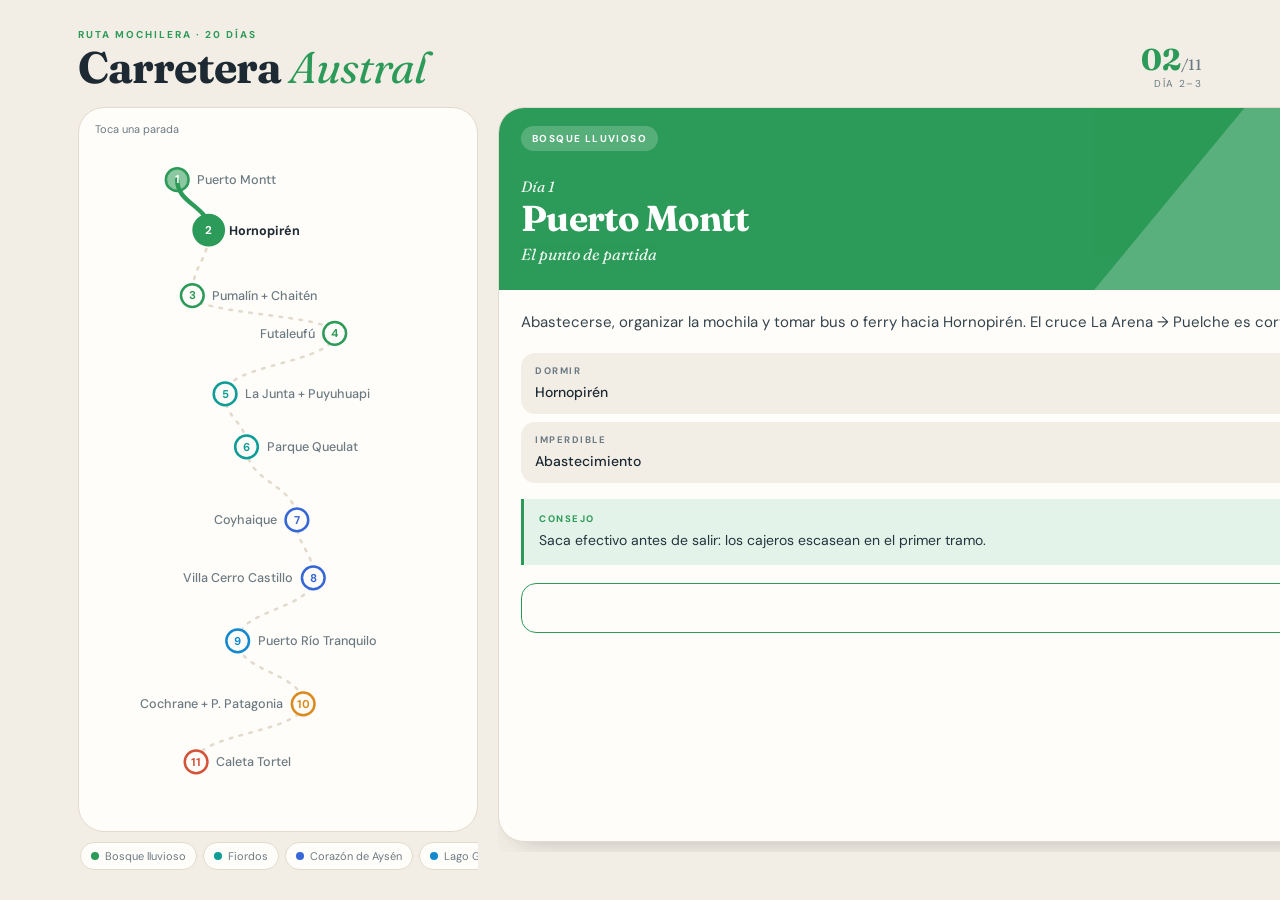
<file: design-reference.html>
<!DOCTYPE html>
<html lang="es">
<head>
<meta charset="UTF-8">
<meta name="viewport" content="width=device-width, initial-scale=1.0, viewport-fit=cover">
<meta name="theme-color" content="#F3EEE5">
<title>Carretera Austral — Design reference (Concepto B)</title>
<link rel="preconnect" href="https://fonts.googleapis.com">
<link href="https://fonts.googleapis.com/css2?family=Fraunces:ital,opsz,wght@0,9..144,500;0,9..144,700;1,9..144,400;1,9..144,500&family=DM+Sans:wght@400;500;700&display=swap" rel="stylesheet">
<style>
*{margin:0;padding:0;box-sizing:border-box;-webkit-tap-highlight-color:transparent}
:root{--paper:#F3EEE5;--card:#FFFDF9;--ink:#1D2A33;--soft:#6B7A82;--line:#E2DACC;--c:#2F9E5B}
html,body{height:100%}
body{background:var(--paper);color:var(--ink);font-family:'DM Sans',system-ui,sans-serif;overscroll-behavior:none}
.app{height:100vh;height:100dvh;display:flex;flex-direction:column;padding-top:env(safe-area-inset-top)}
.top{display:flex;align-items:flex-end;justify-content:space-between;padding:14px 20px 12px;flex-shrink:0}
.kick{font-size:10px;letter-spacing:.2em;text-transform:uppercase;color:var(--c);font-weight:700;transition:color .3s}
.brand h1{font-family:'Fraunces',serif;font-weight:700;font-size:26px;line-height:1;letter-spacing:-.02em;margin-top:4px}
.brand h1 em{font-style:italic;font-weight:400;color:var(--c);transition:color .3s}
.prog{text-align:right;line-height:1}
.prog b{font-family:'Fraunces',serif;font-size:30px;font-weight:700;color:var(--c);transition:color .3s}
.prog span{font-family:'Fraunces',serif;font-size:15px;color:var(--soft)}
.prog small{display:block;font-size:10px;letter-spacing:.14em;text-transform:uppercase;color:var(--soft);margin-top:4px}
main{flex:1;position:relative;min-height:0}
.view{position:absolute;inset:0;display:flex;flex-direction:column;visibility:hidden}
.view.on{visibility:visible}
.track{flex:1;min-height:0;display:flex;gap:12px;overflow-x:auto;scroll-snap-type:x mandatory;padding:2px 20px 10px;scrollbar-width:none;scroll-padding:0 20px}
.track::-webkit-scrollbar{display:none}
.card{flex:0 0 100%;scroll-snap-align:center;scroll-snap-stop:always;background:var(--card);border:1px solid var(--line);border-radius:26px;overflow-y:auto;overscroll-behavior:contain;box-shadow:0 14px 30px -22px rgba(29,42,51,.45);scrollbar-width:none}
.card::-webkit-scrollbar{display:none}
.hero{background:var(--tc);color:#fff;padding:18px 22px 26px;position:relative;overflow:hidden}
.hero::after{content:'';position:absolute;inset:0;background:radial-gradient(120% 90% at 100% 0%,rgba(255,255,255,.22),transparent 55%);pointer-events:none}
.mt{position:absolute;right:-8px;bottom:-1px;width:78%;height:auto;opacity:.22}
.hrow{display:flex;justify-content:space-between;align-items:center;position:relative;z-index:1}
.pill{background:rgba(255,255,255,.2);padding:6px 11px;border-radius:100px;font-size:10px;letter-spacing:.14em;text-transform:uppercase;font-weight:700}
.chk{font-size:11px;font-weight:700;opacity:0;transition:opacity .2s}
.card.done .chk{opacity:1}
.dia{font-family:'Fraunces',serif;font-style:italic;font-size:15px;margin-top:26px;opacity:.92;position:relative;z-index:1}
.hero h2{font-family:'Fraunces',serif;font-size:36px;font-weight:700;line-height:1;letter-spacing:-.02em;margin-top:4px;position:relative;z-index:1}
.hero .sub{font-family:'Fraunces',serif;font-style:italic;font-size:16px;opacity:.9;margin-top:8px;position:relative;z-index:1}
.body{padding:20px 22px 24px}
.desc{font-size:15px;line-height:1.65;color:#34434C}
.facts{display:grid;grid-template-columns:1fr 1fr;gap:8px;margin-top:18px}
.fact{background:var(--paper);border-radius:14px;padding:12px 14px}
.fact:last-child{grid-column:span 2}
.fact span{display:block;font-size:9.5px;letter-spacing:.16em;text-transform:uppercase;color:var(--soft);font-weight:700;margin-bottom:4px}
.fact b{font-size:14px;font-weight:500}
.tip{margin-top:16px;border-left:3px solid var(--tc);background:var(--tl);padding:13px 15px;border-radius:0 14px 14px 0;font-size:14px;line-height:1.55;color:#24343D}
.tip strong{display:block;font-size:9.5px;letter-spacing:.16em;text-transform:uppercase;color:var(--tc);margin-bottom:4px}
.dbtn{width:100%;margin-top:18px;height:50px;border-radius:15px;border:1.5px solid var(--tc);background:transparent;color:var(--tc);font:700 14px 'DM Sans';cursor:pointer;transition:all .2s}
.card.done .dbtn{background:var(--tc);color:#fff}
.dots{display:flex;justify-content:center;gap:5px;padding:4px 0 10px;flex-shrink:0}
.dots i{width:6px;height:6px;border-radius:3px;background:var(--line);transition:all .3s}
.dots i.on{width:22px;background:var(--c)}
.dots i.dn{background:#B9C4C0}
.mapwrap{flex:1;min-height:0;padding:0 16px 8px;display:flex;flex-direction:column}
.mapcard{flex:1;min-height:0;background:var(--card);border:1px solid var(--line);border-radius:26px;padding:10px;position:relative}
.mapcard svg{width:100%;height:100%;display:block}
.pin{cursor:pointer}
.pin .o{stroke-width:2;transition:all .25s}
.pin .n{font:700 9px 'DM Sans';pointer-events:none}
.pin .lbl{font:500 10px 'DM Sans';fill:var(--soft);pointer-events:none}
.pin.on .lbl{fill:var(--ink);font-weight:700}
.legend{display:flex;gap:6px;overflow-x:auto;padding:10px 2px 2px;scrollbar-width:none}
.legend::-webkit-scrollbar{display:none}
.legend span{flex-shrink:0;display:flex;align-items:center;gap:6px;font-size:11px;color:var(--soft);background:var(--card);border:1px solid var(--line);padding:6px 10px;border-radius:100px}
.legend i{width:8px;height:8px;border-radius:50%}
.hint{position:absolute;top:14px;left:16px;font-size:11px;color:var(--soft)}
.tabs{display:flex;gap:8px;padding:8px 16px calc(10px + env(safe-area-inset-bottom));flex-shrink:0}
.tabs button{flex:1;height:50px;border-radius:16px;border:1px solid var(--line);background:var(--card);font:700 14px 'DM Sans';color:var(--soft);cursor:pointer;display:flex;align-items:center;justify-content:center;gap:8px;transition:all .2s}
.tabs button.on{background:var(--ink);color:var(--paper);border-color:var(--ink)}
.tabs svg{width:18px;height:18px}
@media(min-width:900px){
  .app{max-width:1180px;margin:0 auto}
  .top{padding:28px 28px 18px}
  .brand h1{font-size:44px}
  main{display:grid;grid-template-columns:400px 1fr;gap:20px;padding:0 28px 28px}
  .view{position:relative;inset:auto;display:flex!important;visibility:visible!important}
  .mapwrap{padding:0}
  .track{padding:0 0 10px}
  .tabs{display:none}
}
</style>
</head>
<body>
<div class="app">
  <header class="top">
    <div class="brand">
      <div class="kick" id="kick">Ruta mochilera · 20 días</div>
      <h1>Carretera <em>Austral</em></h1>
    </div>
    <div class="prog"><b id="pn">01</b><span>/11</span><small id="pd">Día 1</small></div>
  </header>
  <main>
    <section class="view" id="mapv">
      <div class="mapwrap">
        <div class="mapcard">
          <span class="hint">Toca una parada</span>
          <svg viewBox="0 0 300 520" preserveAspectRatio="xMidYMid meet" id="svg">
            <path id="base" fill="none" stroke="#E2DACC" stroke-width="2" stroke-dasharray="2 6" stroke-linecap="round"/>
            <path id="trail" fill="none" stroke-width="3.5" stroke-linecap="round" style="transition:stroke-dashoffset .6s ease,stroke .3s"/>
            <g id="pins"></g>
          </svg>
        </div>
        <div class="legend" id="legend"></div>
      </div>
    </section>
    <section class="view on" id="routev">
      <div class="track" id="track"></div>
      <div class="dots" id="dots"></div>
    </section>
  </main>
  <nav class="tabs">
    <button class="on" data-v="routev"><svg viewBox="0 0 24 24" fill="none" stroke="currentColor" stroke-width="2" stroke-linecap="round"><rect x="4" y="3" width="16" height="18" rx="3"/><path d="M8 8h8M8 12h8M8 16h5"/></svg>Ruta</button>
    <button data-v="mapv"><svg viewBox="0 0 24 24" fill="none" stroke="currentColor" stroke-width="2" stroke-linecap="round" stroke-linejoin="round"><path d="M9 4 3 6v14l6-2 6 2 6-2V4l-6 2-6-2z"/><path d="M9 4v14M15 6v14"/></svg>Mapa</button>
  </nav>
</div>
<script>
const T={
  bosque:{n:"Bosque lluvioso",c:"#2C9A58",l:"#E3F3E9"},
  fiordo:{n:"Fiordos",c:"#0E9C96",l:"#DDF3F1"},
  aysen:{n:"Corazón de Aysén",c:"#3567D6",l:"#E3EAFB"},
  lago:{n:"Lago General Carrera",c:"#1189CF",l:"#DCEFFA"},
  estepa:{n:"Estepa",c:"#DB8A1F",l:"#FBEFDC"},
  fin:{n:"Fin del viaje",c:"#D2533A",l:"#FBE6E0"}
};
const S=[
 {d:"1",t:"bosque",n:"Puerto Montt",s:"El punto de partida",x:70,y:30,r:1,desc:"Abastecerse, organizar la mochila y tomar bus o ferry hacia Hornopirén. El cruce La Arena → Puelche es corto y marca el inicio real de la ruta.",dorm:"Hornopirén",mov:"Bus + ferry",hl:"Abastecimiento",tip:"Saca efectivo antes de salir: los cajeros escasean en el primer tramo."},
 {d:"2–3",t:"bosque",n:"Hornopirén",s:"Fiordos y primer gran ferry",x:95,y:70,r:1,desc:"Trekking en el Parque Nacional Hornopirén y luego el ferry hacia Caleta Gonzalo, navegando fiordos durante varias horas. Cruce obligatorio para seguir al sur.",dorm:"Hornopirén",mov:"Ferry",hl:"Navegación por fiordos",tip:"Reserva el ferry con anticipación: en temporada alta se llena."},
 {d:"4–5",t:"bosque",n:"Pumalín + Chaitén",s:"Alerces milenarios",x:82,y:122,r:1,desc:"Senderos entre alerces de miles de años, cascadas y vistas al volcán Chaitén. El pueblo renació tras la erupción de 2008.",dorm:"Camping / Chaitén",mov:"Bus / dedo",hl:"Sendero Alerces",tip:"Ropa impermeable siempre a mano; la señal celular es intermitente."},
 {d:"6–7",t:"bosque",n:"Futaleufú",s:"El río esmeralda",x:195,y:152,r:0,desc:"Desvío hacia la cordillera para uno de los ríos más famosos del mundo para rafting. Aunque no lo hagan, el paisaje justifica el viaje.",dorm:"Futaleufú",mov:"Desvío en bus",hl:"Rafting clase IV–V",tip:"Confirma horarios de bus de regreso a la Austral antes de ir."},
 {d:"8",t:"fiordo",n:"La Junta + Puyuhuapi",s:"Pueblo de colonos",x:108,y:200,r:1,desc:"Parada en La Junta y llegada a Puyuhuapi, fundado por colonos alemanes en 1935, a orillas de un fiordo.",dorm:"Puyuhuapi",mov:"Bus",hl:"Fiordo de Puyuhuapi",tip:"Buen momento para descansar las piernas antes de Queulat."},
 {d:"9–10",t:"fiordo",n:"Parque Queulat",s:"Ventisquero Colgante",x:125,y:242,r:1,desc:"El glaciar colgante con su cascada sobre una laguna turquesa. Trek moderado de unos 6 km ida y vuelta, y un segundo día para el Bosque Encantado.",dorm:"Puyuhuapi",mov:"Dedo / transfer",hl:"Glaciar colgante",tip:"Reserva la entrada en la web de CONAF antes de ir."},
 {d:"11–12",t:"aysen",n:"Coyhaique",s:"La base de Aysén",x:165,y:300,r:0,desc:"La ciudad más grande de la región: cajeros, supermercados, lavandería y buena comida patagónica. Dos días para recargar.",dorm:"Coyhaique",mov:"Bus",hl:"Recarga total",tip:"Último gran punto de abastecimiento antes del sur."},
 {d:"13–14",t:"aysen",n:"Villa Cerro Castillo",s:"Torres de basalto",x:178,y:346,r:0,desc:"Trekking al Mirador Laguna Cerro Castillo: torres de roca sobre una laguna turquesa. Exigente, de día completo.",dorm:"Camping",mov:"Bus",hl:"Laguna Cerro Castillo",tip:"Sal temprano y lleva agua suficiente para todo el día."},
 {d:"15–16",t:"lago",n:"Puerto Río Tranquilo",s:"Catedrales de Mármol",x:118,y:396,r:1,desc:"Cuevas de mármol en el Lago General Carrera, en kayak o bote. Segundo día para el Glaciar Exploradores.",dorm:"Río Tranquilo",mov:"Bus / dedo",hl:"Mármol + glaciar",tip:"Las salidas al lago suelen ser mejores temprano, con menos viento."},
 {d:"17–18",t:"estepa",n:"Cochrane + P. Patagonia",s:"Estepa y huemules",x:170,y:446,r:0,desc:"Valle Chacabuco con guanacos, y senderos donde con suerte se ve el huemul. Estepa abierta y cielos enormes.",dorm:"Cochrane / camping",mov:"Bus",hl:"Fauna salvaje",tip:"Revisa los horarios de bus a Tortel con tiempo."},
 {d:"19–20",t:"fin",n:"Caleta Tortel",s:"El pueblo sin calles",x:85,y:492,r:1,desc:"Kilómetros de pasarelas de ciprés sobre la desembocadura del río Baker. El cierre perfecto, sin llegar al final de la ruta.",dorm:"Tortel",mov:"Bus de regreso",hl:"Pasarelas de ciprés",tip:"Regreso: Tortel → Cochrane → Coyhaique → vuelo desde Balmaceda."}
];
const NS='http://www.w3.org/2000/svg';
const $=id=>document.getElementById(id);
let done=new Set();try{done=new Set(JSON.parse(localStorage.getItem('ca-done')||'[]'))}catch(e){}
const save=()=>{try{localStorage.setItem('ca-done',JSON.stringify([...done]))}catch(e){}};
const seg=i=>{const a=S[i-1],b=S[i],m=(a.y+b.y)/2;return ` C ${a.x} ${m}, ${b.x} ${m}, ${b.x} ${b.y}`};
let p=`M${S[0].x} ${S[0].y}`;const lens=[0];
const tmp=document.createElementNS(NS,'path');$('svg').appendChild(tmp);
for(let i=1;i<S.length;i++){p+=seg(i);tmp.setAttribute('d',p);lens.push(tmp.getTotalLength())}
tmp.remove();
$('base').setAttribute('d',p);const trail=$('trail');trail.setAttribute('d',p);
const L=lens[lens.length-1];trail.style.strokeDasharray=L;trail.style.strokeDashoffset=L;
const mt='<svg class="mt" viewBox="0 0 200 80" fill="#fff"><path d="M0 80 L38 34 L56 52 L92 8 L120 44 L138 30 L176 70 L200 56 L200 80Z"/></svg>';
const cards=[],dots=[],pins=[];
S.forEach((s,i)=>{
  const t=T[s.t];
  const c=document.createElement('article');c.className='card'+(done.has(i)?' done':'');
  c.style.setProperty('--tc',t.c);c.style.setProperty('--tl',t.l);
  c.innerHTML=`<div class="hero">${mt}
    <div class="hrow"><span class="pill">${t.n}</span><span class="chk">✓ Visitado</span></div>
    <div class="dia">Día ${s.d}</div><h2>${s.n}</h2><p class="sub">${s.s}</p></div>
    <div class="body"><p class="desc">${s.desc}</p>
    <div class="facts"><div class="fact"><span>Dormir</span><b>${s.dorm}</b></div><div class="fact"><span>Moverse</span><b>${s.mov}</b></div><div class="fact"><span>Imperdible</span><b>${s.hl}</b></div></div>
    <div class="tip"><strong>Consejo</strong>${s.tip}</div>
    <button class="dbtn">${done.has(i)?'✓ Visitado':'Marcar como visitado'}</button></div>`;
  c.querySelector('.dbtn').onclick=e=>{done.has(i)?done.delete(i):done.add(i);save();c.classList.toggle('done',done.has(i));e.target.textContent=done.has(i)?'✓ Visitado':'Marcar como visitado';paint()};
  $('track').appendChild(c);cards.push(c);
  const d=document.createElement('i');$('dots').appendChild(d);dots.push(d);
  const g=document.createElementNS(NS,'g');g.setAttribute('class','pin');
  g.innerHTML=`<circle class="o" cx="${s.x}" cy="${s.y}" r="9"/><text class="n" x="${s.x}" y="${s.y+3}" text-anchor="middle">${i+1}</text><text class="lbl" x="${s.r?s.x+16:s.x-16}" y="${s.y+3.5}" text-anchor="${s.r?'start':'end'}">${s.n}</text>`;
  g.onclick=()=>goTo(i);$('pins').appendChild(g);pins.push(g);
});
Object.values(T).forEach(t=>{const e=document.createElement('span');e.innerHTML=`<i style="background:${t.c}"></i>${t.n}`;$('legend').appendChild(e)});
let cur=0;
function paint(){
  const s=S[cur],t=T[s.t];
  document.documentElement.style.setProperty('--c',t.c);
  $('pn').textContent=String(cur+1).padStart(2,'0');$('pd').textContent='Día '+s.d;
  dots.forEach((d,j)=>{d.className=j===cur?'on':(done.has(j)?'dn':'')});
  pins.forEach((g,j)=>{const o=g.querySelector('.o'),tc=T[S[j].t].c,on=j===cur,past=j<cur||done.has(j);
    g.classList.toggle('on',on);o.setAttribute('r',on?12:9);
    o.setAttribute('fill',on||past?tc:'#FFFDF9');o.setAttribute('stroke',tc);
    o.setAttribute('fill-opacity',on?1:past?.55:1);
    g.querySelector('.n').setAttribute('fill',on||past?'#fff':tc)});
  trail.style.stroke=t.c;trail.style.strokeDashoffset=L-lens[cur];
}
const io=new IntersectionObserver(es=>{es.forEach(e=>{if(e.isIntersecting){cur=cards.indexOf(e.target);paint()}})},{root:$('track'),threshold:.6});
cards.forEach(c=>io.observe(c));
function show(v){document.querySelectorAll('.view').forEach(x=>x.classList.toggle('on',x.id===v));document.querySelectorAll('.tabs button').forEach(b=>b.classList.toggle('on',b.dataset.v===v))}
document.querySelectorAll('.tabs button').forEach(b=>b.onclick=()=>show(b.dataset.v));
function goTo(i){show('routev');requestAnimationFrame(()=>{cards[i].scrollIntoView({behavior:'smooth',inline:'center',block:'nearest'});cur=i;paint()})}
paint();
</script>
</body>
</html>
</file>
